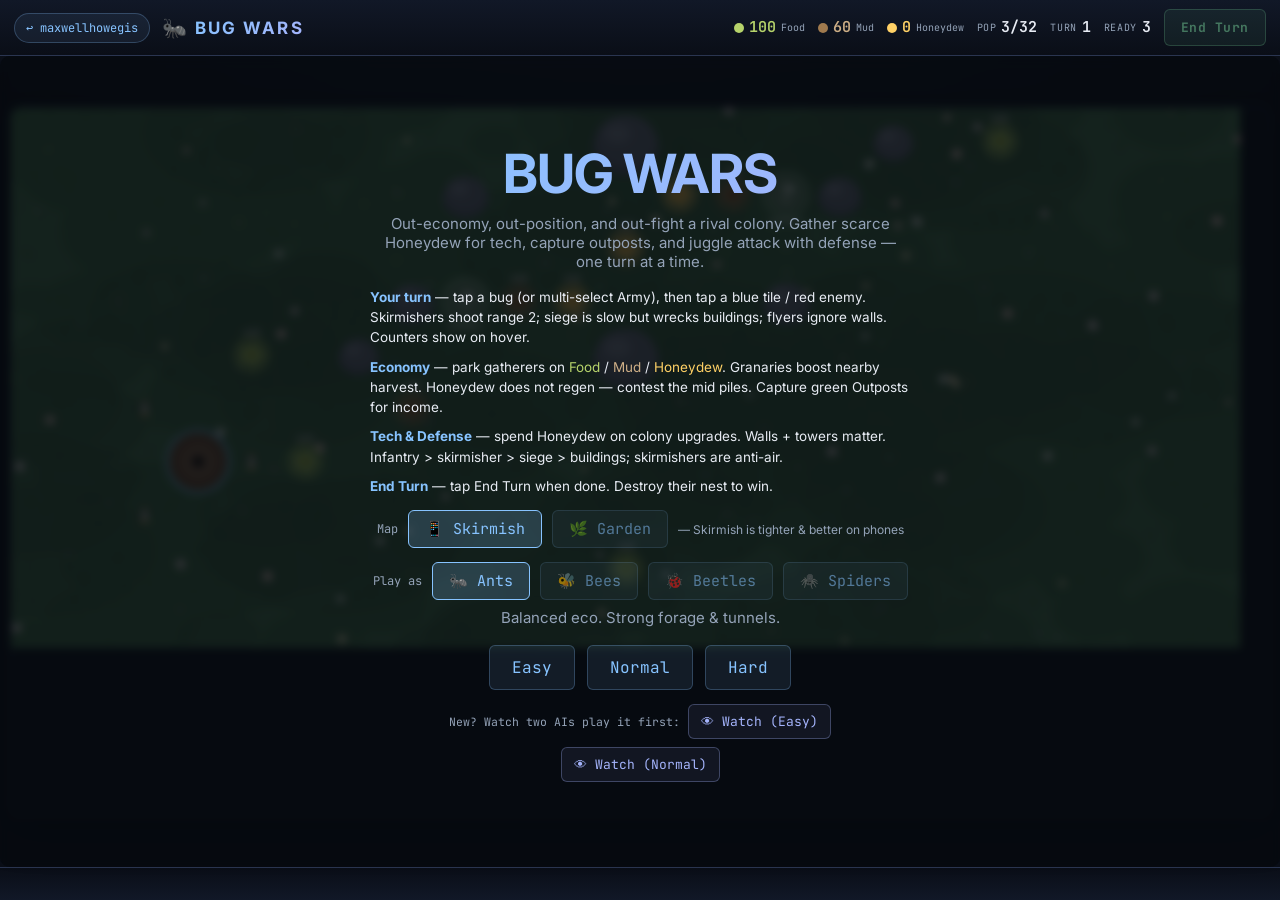
<file: index.html>
<!DOCTYPE html>
<html lang="en">
<head>
  <meta charset="UTF-8">
  <meta name="viewport" content="width=device-width, initial-scale=1.0, maximum-scale=1.0, user-scalable=no, viewport-fit=cover">
  <title>Bug Wars — Maxwell Howe GIS</title>
  <meta name="description" content="Bug Wars: a turn-based strategy game for desktop and mobile. Command ants, bees, beetles, or spiders — gather, build, fight, and destroy the rival nest.">
  <meta name="apple-mobile-web-app-capable" content="yes">
  <link rel="icon" href="data:image/svg+xml,%3Csvg xmlns='http://www.w3.org/2000/svg' viewBox='0 0 100 100'%3E%3Ctext y='.9em' font-size='88'%3E%F0%9F%90%9C%3C/text%3E%3C/svg%3E">
  <link rel="preconnect" href="https://fonts.googleapis.com">
  <link rel="preconnect" href="https://fonts.gstatic.com" crossorigin>
  <link href="https://fonts.googleapis.com/css2?family=Inter:wght@400;500;600;700&family=JetBrains+Mono:wght@400;500;600&display=swap" rel="stylesheet">
  <link rel="stylesheet" href="style.css">
</head>
<body>

  <!-- ===== Top bar ===== -->
  <header class="topbar">
    <div class="leftgroup">
      <a href="https://maxwellhowegis.com/side-projects.html" class="back-link" title="Back to maxwellhowegis.com">↩ <span class="bl-text">maxwellhowegis</span></a>
      <div class="brand"><span class="logo">🐜</span><span class="title">BUG WARS</span></div>
    </div>
    <div class="stats">
      <div class="stat res-food"><span class="dot"></span><span id="foodCount" class="val">0</span><span class="rlabel">Food</span></div>
      <div class="stat res-mud"><span class="dot"></span><span id="mudCount" class="val">0</span><span class="rlabel">Mud</span></div>
      <div class="stat res-honey"><span class="dot"></span><span id="honeydewCount" class="val">0</span><span class="rlabel">Honeydew</span></div>
      <div class="stat"><span class="label">Pop</span><span id="popCount" class="val">0/0</span></div>
      <div class="stat"><span class="label">Turn</span><span id="clock" class="val">1</span></div>
      <div class="stat"><span class="label">Ready</span><span id="selCount" class="val">0</span></div>
      <button id="endTurnBtn" class="ctrl end-turn" title="End Turn (Enter)">End Turn</button>
    </div>
  </header>

  <!-- ===== Play area ===== -->
  <main class="stage">
    <canvas id="gameCanvas" width="1280" height="720"></canvas>
    <div id="turnBanner" class="turn-banner">Turn 1 · Your turn</div>
    <div id="warnBanner" class="warn-banner">⚠ The red colony is attacking! (Space jumps there)</div>
    <div id="spectateBadge" class="spectate-badge">👁 SPECTATING · AI vs AI · press R to restart</div>
    <div id="toast" class="toast"></div>

    <!-- Selection bar -->
    <div id="selPanel" class="sel-panel">
      <div class="sel-row">
        <span class="sel-label">Select</span>
        <button class="selbtn" data-select="next" title="Next ready unit (F / Tab)">Next</button>
        <button class="selbtn" data-select="ready" title="Units that still have an action">Ready</button>
        <button class="selbtn" data-select="workers" title="All gatherers (Q)">Workers</button>
        <button class="selbtn" data-select="army" title="All fighters (E)">Army</button>
      </div>
      <div id="selSummary" class="sel-summary">tap a unit · Army multi-select moves as a group · End Turn when done</div>
    </div>

    <!-- Tutorial coaching card -->
    <div id="tutorial" class="tutorial">
      <button id="tutorialClose" class="tut-x" title="Hide">×</button>
      <div class="tut-h">How to play</div>
      <div id="tutorialText" class="tut-t"></div>
    </div>

    <!-- Start / How-to-Play menu -->
    <div id="menu" class="overlay menu">
      <div class="overlay-card menu-card">
        <h1 class="menu-title">BUG WARS</h1>
        <p class="menu-sub">Out-economy, out-position, and out-fight a rival colony. Gather scarce Honeydew for tech, capture outposts, and juggle attack with defense — one turn at a time.</p>
        <div class="how">
          <div><b>Your turn</b> — tap a bug (or multi-select Army), then tap a blue tile / red enemy. Skirmishers shoot range 2; siege is slow but wrecks buildings; flyers ignore walls. Counters show on hover.</div>
          <div><b>Economy</b> — park gatherers on <span class="c-food">Food</span> / <span class="c-mud">Mud</span> / <span class="c-honey">Honeydew</span>. Granaries boost nearby harvest. Honeydew does not regen — contest the mid piles. Capture green Outposts for income.</div>
          <div><b>Tech &amp; Defense</b> — spend Honeydew on colony upgrades. Walls + towers matter. Infantry &gt; skirmisher &gt; siege &gt; buildings; skirmishers are anti-air.</div>
          <div><b>End Turn</b> — tap End Turn when done. Destroy their nest to win.</div>
        </div>
        <div class="maprow">
          <span class="fac-label">Map</span>
          <button class="ctrl mapbtn selected" data-map="skirmish">📱 Skirmish</button>
          <button class="ctrl mapbtn" data-map="garden">🌿 Garden</button>
          <span class="fac-vs">— Skirmish is tighter &amp; better on phones</span>
        </div>
        <div class="facrow">
          <span class="fac-label">Play as</span>
          <button class="ctrl facbtn selected" data-faction="ants">🐜 Ants</button>
          <button class="ctrl facbtn" data-faction="bees">🐝 Bees</button>
          <button class="ctrl facbtn" data-faction="beetles">🐞 Beetles</button>
          <button class="ctrl facbtn" data-faction="spiders">🕷️ Spiders</button>
        </div>
        <p id="facBlurb" class="fac-blurb">Balanced eco. Strong forage &amp; tunnels.</p>
        <div class="diffrow">
          <button class="ctrl big diffbtn" data-diff="easy">Easy</button>
          <button class="ctrl big diffbtn" data-diff="normal">Normal</button>
          <button class="ctrl big diffbtn" data-diff="hard">Hard</button>
        </div>
        <div class="watchrow">
          <span class="watch-label">New? Watch two AIs play it first:</span>
          <button class="ctrl watchbtn" data-diff="easy">👁 Watch (Easy)</button>
          <button class="ctrl watchbtn" data-diff="normal">👁 Watch (Normal)</button>
        </div>
      </div>
    </div>

    <!-- Win / lose overlay -->
    <div id="overlay" class="overlay">
      <div class="overlay-card">
        <h1 id="overlayTitle">Victory</h1>
        <p id="overlayMsg"></p>
        <div class="diffrow">
          <button class="ctrl big" data-action="restart">↻ Play again</button>
          <button class="ctrl" data-action="menu">Change difficulty</button>
        </div>
      </div>
    </div>
  </main>

  <!-- ===== Build + Train panel ===== -->
  <footer class="panel">
    <div class="rows">
      <div class="panel-row" id="buildRow"></div>
      <div class="panel-row" id="trainRow"></div>
      <div class="panel-row" id="upgradeRow"></div>
    </div>
  </footer>

  <script src="config.js"></script>
  <script src="world.js"></script>
  <script src="systems.js"></script>
  <script src="ai.js"></script>
  <script src="input.js"></script>
  <script src="render.js"></script>
  <script src="ui.js"></script>
  <script src="sound.js"></script>
  <script src="main.js"></script>
</body>
</html>
</file>
<file: style.css>
/* ============================================================================
   Bug Wars — style.css   (v2)
   Dark-navy chrome (matches the site); the green garden lives in the canvas.
   ========================================================================== */

:root{
  --bg:#0a0e17; --bg-2:#111827; --card:#1a2236; --border:#2a3550;
  --text:#e8ecf4; --muted:#94a3b8; --accent:#87c3ff; --accent-2:#a5b4fc;
  --rose:#fb7185; --green:#86efac;
  --food:#b6d36b; --mud:#a07a4e; --honey:#ffd166;
}
*{box-sizing:border-box;margin:0;padding:0;}
html,body{height:100%;}
body{
  background:var(--bg); color:var(--text);
  font-family:'Inter',-apple-system,BlinkMacSystemFont,sans-serif;
  display:flex; flex-direction:column; height:100dvh; overflow:hidden;
  user-select:none; -webkit-user-select:none;
}

/* ---- top bar ---- */
.topbar{display:flex;align-items:center;justify-content:space-between;gap:14px;
  padding:9px 14px;background:linear-gradient(180deg,var(--bg-2),var(--bg));
  border-bottom:1px solid var(--border);flex:0 0 auto;}
.leftgroup{display:flex;align-items:center;gap:12px;}
.brand{display:flex;align-items:center;gap:8px;}
.brand .logo{font-size:20px;}
.brand .title{font-weight:700;letter-spacing:.12em;font-size:17px;
  background:linear-gradient(135deg,var(--accent),var(--accent-2));
  -webkit-background-clip:text;background-clip:text;-webkit-text-fill-color:transparent;}
.back-link{padding:6px 11px;border-radius:999px;white-space:nowrap;
  background:rgba(135,195,255,.08);color:var(--accent);
  font-family:'JetBrains Mono',monospace;font-size:12px;text-decoration:none;
  border:1px solid rgba(135,195,255,.25);transition:background .15s;}
.back-link:hover{background:rgba(135,195,255,.18);}

.stats{display:flex;align-items:center;gap:13px;}
.stat{display:flex;align-items:center;gap:5px;line-height:1;}
.stat .label{font-family:'JetBrains Mono',monospace;font-size:10px;text-transform:uppercase;
  letter-spacing:.06em;color:var(--muted);}
.stat .rlabel{font-family:'JetBrains Mono',monospace;font-size:10px;color:var(--muted);}
.stat .val{font-family:'JetBrains Mono',monospace;font-weight:600;font-size:15px;color:var(--text);}
.stat .dot{width:10px;height:10px;border-radius:50%;display:inline-block;}
.res-food .dot{background:var(--food);}   .res-food .val{color:var(--food);}
.res-mud .dot{background:var(--mud);}     .res-mud .val{color:#cdae86;}
.res-honey .dot{background:var(--honey);} .res-honey .val{color:var(--honey);}

.ctrl{font-family:'JetBrains Mono',monospace;font-size:13px;color:var(--accent);
  background:rgba(135,195,255,.10);border:1px solid rgba(135,195,255,.25);
  border-radius:6px;padding:8px 12px;cursor:pointer;transition:background .15s;}
.ctrl:hover{background:rgba(135,195,255,.20);}
.ctrl.big{font-size:16px;padding:11px 22px;}
.ctrl:disabled{opacity:.45;cursor:default;}
.ctrl.end-turn{
  font-weight:700;letter-spacing:.04em;padding:9px 16px;
  background:rgba(134,239,172,.14);color:var(--green);border-color:rgba(134,239,172,.45);
}
.ctrl.end-turn.ready{background:rgba(134,239,172,.28);box-shadow:0 0 0 1px rgba(134,239,172,.35);}
.ctrl.end-turn:hover:not(:disabled){background:rgba(134,239,172,.35);}

/* ---- stage / canvas ---- */
.stage{position:relative;flex:1 1 auto;min-height:0;display:flex;align-items:center;justify-content:center;
  padding:10px;background:radial-gradient(1200px 500px at 50% -10%,rgba(135,195,255,.06),transparent 60%),var(--bg);}
#gameCanvas{max-width:100%;max-height:100%;aspect-ratio:1280/720;border:1px solid var(--border);
  border-radius:10px;box-shadow:0 10px 40px rgba(0,0,0,.5);cursor:pointer;touch-action:none;}

.turn-banner{position:absolute;top:16px;left:50%;transform:translate(-50%,-12px);
  background:rgba(135,195,255,.16);color:var(--accent);border:1px solid rgba(135,195,255,.45);
  font-family:'JetBrains Mono',monospace;font-size:13px;font-weight:600;padding:7px 16px;border-radius:999px;
  opacity:0;pointer-events:none;transition:opacity .2s,transform .2s;backdrop-filter:blur(6px);z-index:5;}
.turn-banner.show{opacity:1;transform:translate(-50%,0);}
.turn-banner.enemy{background:rgba(251,113,133,.16);color:var(--rose);border-color:rgba(251,113,133,.45);}

.warn-banner{position:absolute;top:52px;left:50%;transform:translate(-50%,-12px);
  background:rgba(251,113,133,.16);color:var(--rose);border:1px solid rgba(251,113,133,.5);
  font-family:'JetBrains Mono',monospace;font-size:14px;font-weight:600;padding:8px 18px;border-radius:999px;
  opacity:0;pointer-events:none;transition:opacity .2s,transform .2s;backdrop-filter:blur(6px);}
.warn-banner.show{opacity:1;transform:translate(-50%,0);}

.toast{position:absolute;bottom:16px;left:50%;transform:translate(-50%,10px);
  background:rgba(251,113,133,.14);color:var(--rose);border:1px solid rgba(251,113,133,.4);
  border-radius:8px;font-family:'JetBrains Mono',monospace;font-size:13px;padding:8px 14px;
  opacity:0;pointer-events:none;transition:opacity .2s,transform .2s;}
.toast.show{opacity:1;transform:translate(-50%,0);}

.tutorial{position:absolute;top:14px;left:14px;max-width:300px;display:none;
  background:rgba(10,14,23,.86);border:1px solid var(--border);border-radius:10px;
  padding:11px 13px;backdrop-filter:blur(6px);}
.tutorial.show{display:block;}
.tut-h{font-family:'JetBrains Mono',monospace;font-size:11px;text-transform:uppercase;letter-spacing:.08em;color:var(--accent);margin-bottom:5px;}
.tut-t{font-size:13px;color:var(--text);line-height:1.45;}
.tut-x{position:absolute;top:6px;right:8px;background:none;border:none;color:var(--muted);font-size:16px;cursor:pointer;}

/* ---- overlays (menu + win/lose) ---- */
.overlay{position:absolute;inset:0;display:none;align-items:center;justify-content:center;
  background:rgba(6,9,15,.78);backdrop-filter:blur(4px);border-radius:10px;}
.overlay.show{display:flex;}
.overlay-card{text-align:center;padding:30px 40px;max-width:620px;}
.overlay-card h1{font-size:54px;letter-spacing:-.02em;}
.overlay-card h1.win{color:var(--green);} .overlay-card h1.lose{color:var(--rose);}
.overlay-card p{color:var(--muted);margin-top:8px;font-size:15px;}
.diffrow{display:flex;gap:12px;justify-content:center;margin-top:18px;flex-wrap:wrap;}

.menu-title{font-size:48px;letter-spacing:.06em;
  background:linear-gradient(135deg,var(--accent),var(--accent-2));
  -webkit-background-clip:text;background-clip:text;-webkit-text-fill-color:transparent;}
.menu-sub{font-size:15px;color:var(--muted);margin:6px 0 16px;}
.how{text-align:left;display:flex;flex-direction:column;gap:9px;margin:0 auto 4px;max-width:540px;
  font-size:13.5px;color:var(--text);line-height:1.5;}
.how b{color:var(--accent);}
.c-food{color:var(--food);} .c-mud{color:#cdae86;} .c-honey{color:var(--honey);}
.watchrow{display:flex;gap:8px;justify-content:center;align-items:center;margin-top:14px;flex-wrap:wrap;}
.watch-label{font-family:'JetBrains Mono',monospace;font-size:11.5px;color:var(--muted);}
.watchbtn{font-size:13px;color:var(--accent-2);border-color:rgba(165,180,252,.3);background:rgba(165,180,252,.08);}
.watchbtn:hover{background:rgba(165,180,252,.18);}
.spectate-badge{position:absolute;top:16px;left:50%;transform:translate(-50%,-12px);
  background:rgba(165,180,252,.14);color:var(--accent-2);border:1px solid rgba(165,180,252,.45);
  font-family:'JetBrains Mono',monospace;font-size:13px;font-weight:600;padding:7px 16px;border-radius:999px;
  opacity:0;pointer-events:none;transition:opacity .2s,transform .2s;backdrop-filter:blur(6px);z-index:5;}
.spectate-badge.show{opacity:1;transform:translate(-50%,0);}

/* ---- selection bar ---- */
.sel-panel{position:absolute;bottom:12px;left:12px;display:flex;flex-direction:column;gap:6px;
  background:rgba(10,14,23,.82);border:1px solid var(--border);border-radius:10px;padding:9px 11px;
  backdrop-filter:blur(6px);max-width:360px;z-index:4;}
.sel-row{display:flex;align-items:center;gap:6px;}
.sel-label{font-family:'JetBrains Mono',monospace;font-size:10px;text-transform:uppercase;letter-spacing:.08em;color:var(--muted);margin-right:2px;}
.selbtn{font-family:'JetBrains Mono',monospace;font-size:12px;color:var(--accent);background:rgba(135,195,255,.10);
  border:1px solid rgba(135,195,255,.25);border-radius:6px;padding:4px 10px;cursor:pointer;transition:background .15s;}
.selbtn:hover{background:rgba(135,195,255,.22);}
.sel-summary{font-family:'JetBrains Mono',monospace;font-size:12px;color:var(--text);}

/* ---- faction / map picker (start menu) ---- */
.facrow,.maprow{display:flex;align-items:center;justify-content:center;gap:10px;margin:14px 0 2px;flex-wrap:wrap;}
.fac-label{font-family:'JetBrains Mono',monospace;font-size:12px;color:var(--muted);}
.fac-vs{font-size:12px;color:var(--muted);}
.facbtn,.mapbtn{font-size:15px;padding:8px 16px;opacity:.55;transition:opacity .15s,background .15s,border-color .15s;}
.facbtn.selected,.mapbtn.selected{opacity:1;border-color:var(--accent);background:rgba(135,195,255,.20);}

/* ---- build + train panel ---- */
.panel{flex:0 0 auto;border-top:1px solid var(--border);
  background:linear-gradient(0deg,var(--bg-2),var(--bg));padding:8px 14px 10px;}
.rows{display:flex;flex-direction:column;gap:7px;}
.panel-row{display:flex;align-items:stretch;gap:8px;justify-content:center;flex-wrap:wrap;}
.row-label{align-self:center;font-family:'JetBrains Mono',monospace;font-size:11px;color:var(--muted);
  min-width:54px;text-align:right;}
.row-label small{opacity:.7;}
.buildbtn,.trainbtn,.upgradebtn{position:relative;min-width:128px;text-align:left;display:grid;
  grid-template-columns:1fr auto;gap:1px 8px;background:var(--card);border:1px solid var(--border);
  border-radius:9px;padding:7px 11px;color:var(--text);cursor:pointer;transition:border-color .15s,transform .05s,background .15s;}
.buildbtn:hover,.trainbtn:hover,.upgradebtn:hover{border-color:var(--accent);}
.buildbtn:active,.trainbtn:active,.upgradebtn:active{transform:translateY(1px);}
.buildbtn.active{border-color:var(--accent);background:rgba(135,195,255,.14);}
.upgradebtn{border-color:rgba(255,209,102,.35);}
.upgradebtn.done{opacity:.55;border-color:rgba(134,239,172,.5);background:rgba(134,239,172,.08);}
.upgradebtn.done .bc{color:var(--hp, #86efac);}
.bk{font-weight:600;font-size:13px;}
.bc{font-family:'JetBrains Mono',monospace;font-size:12px;color:var(--accent);text-align:right;white-space:nowrap;}
.bd{grid-column:1/-1;font-size:10.5px;color:var(--muted);}
.bh{position:absolute;top:-7px;right:-7px;width:17px;height:17px;border-radius:5px;
  font-family:'JetBrains Mono',monospace;font-size:11px;display:flex;align-items:center;justify-content:center;
  background:var(--accent);color:var(--bg);font-weight:600;}
.buildbtn.cant,.trainbtn.cant,.upgradebtn.cant{opacity:.42;}
.buildbtn.cant .bc,.trainbtn.cant .bc,.upgradebtn.cant .bc{color:var(--rose);}
.fac-blurb{margin:4px 0 10px;font-size:13px;color:var(--muted);text-align:center;}

@media (max-width:820px){
  .stat .rlabel,.stat .label{display:none;}
  .back-link .bl-text{display:none;}
  .bd{display:none;}
  .row-label{display:none;}
  .topbar{padding:8px 10px;gap:8px;flex-wrap:wrap;}
  .stats{gap:8px;flex-wrap:wrap;justify-content:flex-end;}
  .ctrl.end-turn{padding:10px 14px;font-size:14px;}
  .stage{padding:4px;}
  #gameCanvas{border-radius:6px;width:100%;height:auto;max-height:none;flex:1;}
  .stage{align-items:stretch;}
  .tutorial{max-width:min(280px,70vw);font-size:12px;top:8px;left:8px;}
  .sel-panel{max-width:min(340px,92vw);bottom:8px;left:8px;padding:8px;}
  .selbtn{padding:8px 12px;min-height:36px;}
  .panel{padding:8px 8px 12px;padding-bottom:max(12px,env(safe-area-inset-bottom));}
  .buildbtn,.trainbtn,.upgradebtn{min-width:108px;padding:10px 10px;min-height:44px;}
  .overlay-card{padding:20px 16px;max-width:96vw;}
  .menu-title{font-size:36px;}
  .how{font-size:12.5px;}
  .menu-card{max-height:90dvh;overflow:auto;}
}
</file>
